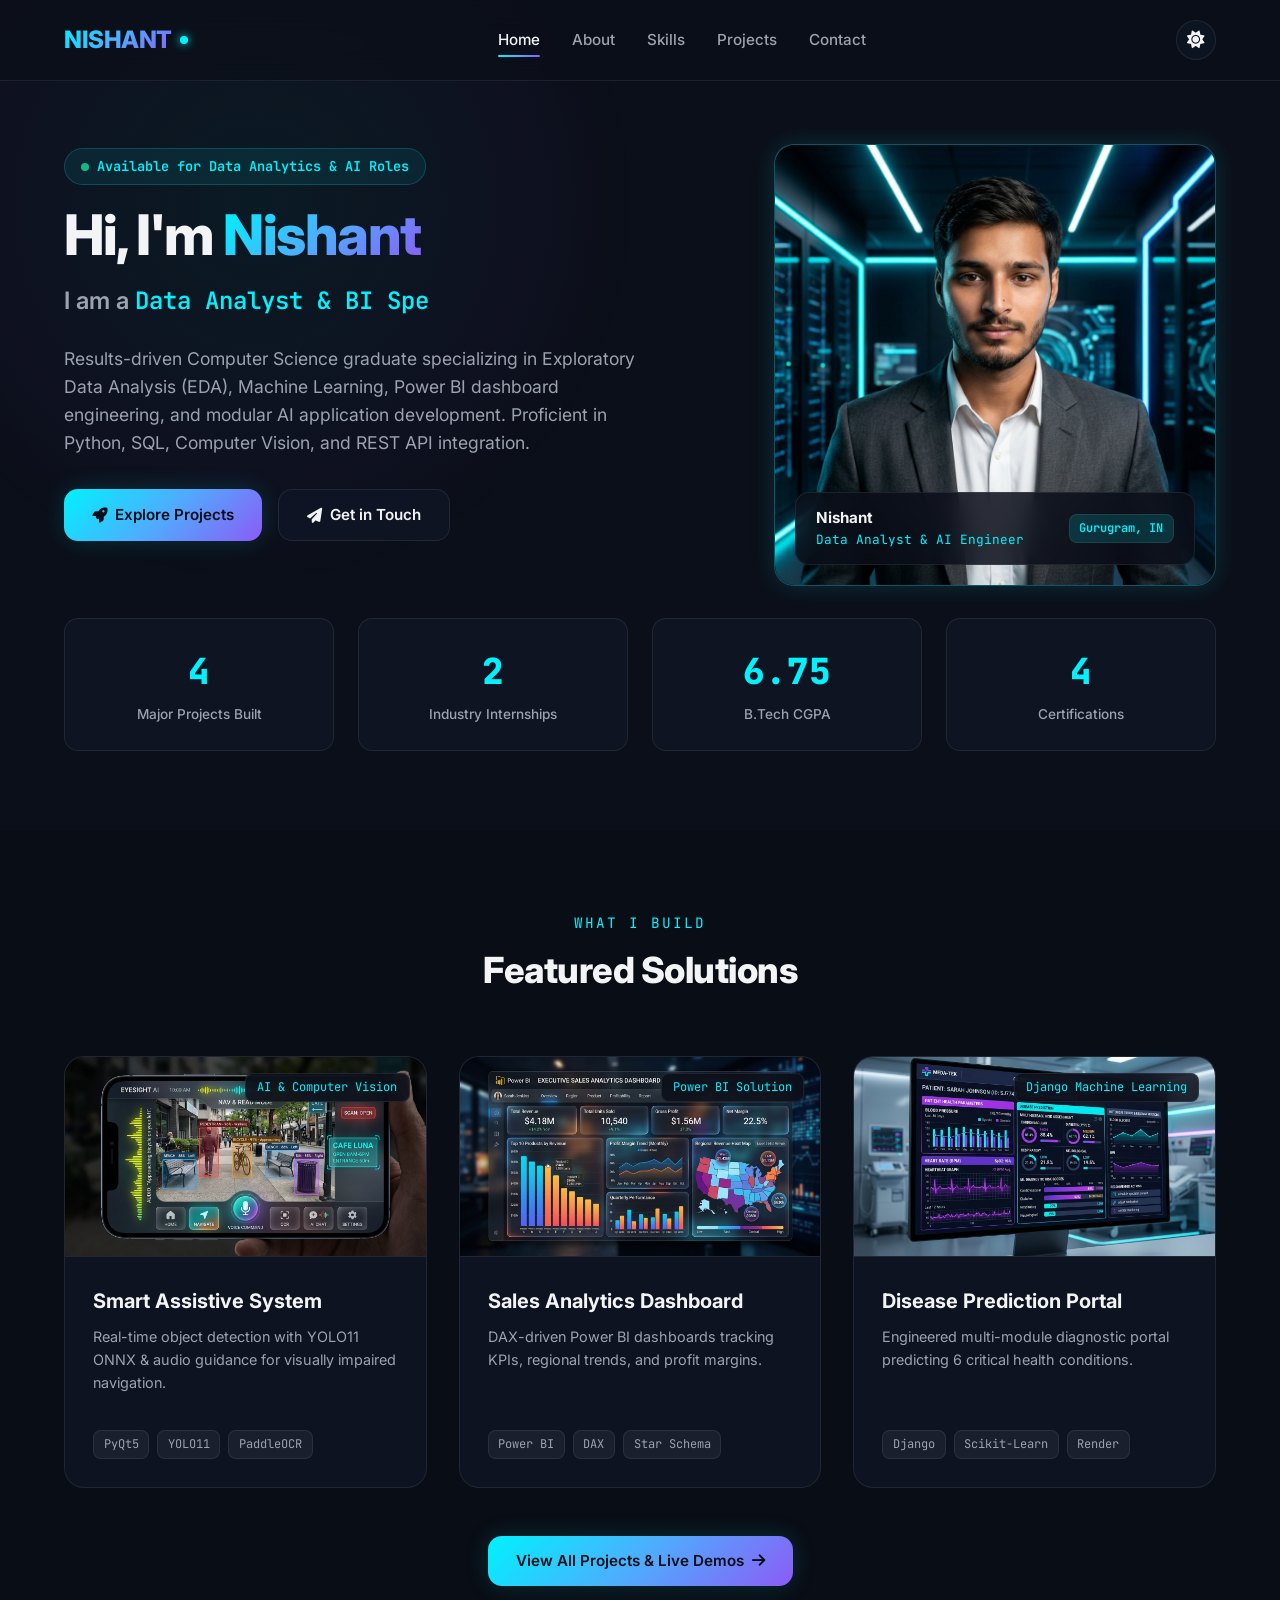
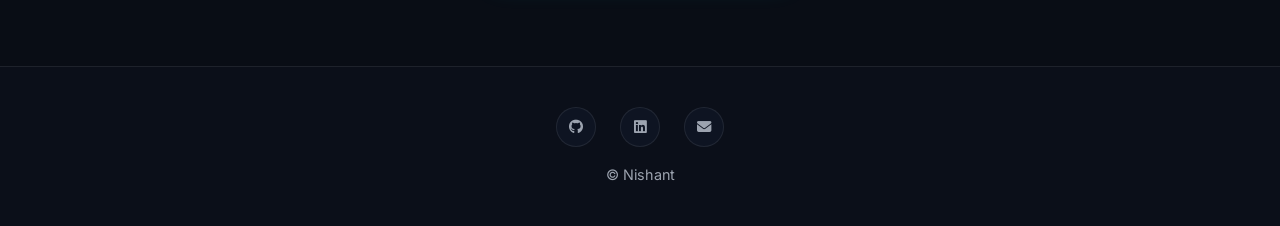
<file: index.html>
<!DOCTYPE html>
<html lang="en" data-theme="dark">
<head>
    <meta charset="UTF-8">
    <meta name="viewport" content="width=device-width, initial-scale=1.0">
    <title>Nishant | Data Analyst & AI Engineer</title>
    <meta name="description" content="Portfolio of Nishant - Computer Science Graduate, Data Analyst, Machine Learning & AI Specialist.">
    <!-- FontAwesome Icons -->
    <link rel="stylesheet" href="https://cdnjs.cloudflare.com/ajax/libs/font-awesome/6.4.0/css/all.min.css">
    <!-- Custom CSS -->
    <link rel="stylesheet" href="css/style.css">
</head>
<body>

    <!-- Header / Navbar -->
    <nav class="navbar">
        <div class="container nav-container">
            <a href="index.html" class="logo">
                <span class="gradient-text">NISHANT</span>
                <span class="logo-dot"></span>
            </a>
            
            <ul class="nav-menu" id="nav-menu">
                <li><a href="index.html" class="nav-link active">Home</a></li>
                <li><a href="about.html" class="nav-link">About</a></li>
                <li><a href="skills.html" class="nav-link">Skills</a></li>
                <li><a href="projects.html" class="nav-link">Projects</a></li>
                <li><a href="contact.html" class="nav-link">Contact</a></li>
            </ul>

            <div class="nav-actions">
                <button class="theme-toggle-btn" id="theme-toggle" aria-label="Toggle Theme">
                    <i class="fas fa-sun"></i>
                </button>
                <button class="mobile-nav-toggle" id="mobile-nav-toggle" aria-label="Toggle Menu">
                    <i class="fas fa-bars"></i>
                </button>
            </div>
        </div>
    </nav>

    <!-- Hero Section -->
    <section class="hero-section">
        <div class="container">
            <div class="hero-grid">
                <div class="hero-content">
                    <div class="hero-badge">
                        <span class="status-dot"></span> Available for Data Analytics & AI Roles
                    </div>
                    <h1 class="hero-title">
                        Hi, I'm <span class="gradient-text">Nishant</span>
                    </h1>
                    <div class="typing-container">
                        I am a <span class="typing-text" id="typing-text"></span>
                    </div>
                    <p class="hero-description">
                        Results-driven Computer Science graduate specializing in Exploratory Data Analysis (EDA), Machine Learning, Power BI dashboard engineering, and modular AI application development. Proficient in Python, SQL, Computer Vision, and REST API integration.
                    </p>
                    <div class="hero-buttons">
                        <a href="projects.html" class="btn btn-primary">
                            <i class="fas fa-rocket"></i> Explore Projects
                        </a>
                        <a href="contact.html" class="btn btn-secondary">
                            <i class="fas fa-paper-plane"></i> Get in Touch
                        </a>
                    </div>
                </div>

                <!-- Avatar & Visual Frame -->
                <div class="hero-visual">
                    <div class="avatar-container">
                        <img src="images/profile_avatar.jpg" alt="Nishant Profile Avatar" class="avatar-img">
                        <div class="avatar-badge">
                            <div>
                                <h4 style="font-size: 0.95rem; font-weight: 700; color: var(--text-main);">Nishant</h4>
                                <p style="font-size: 0.8rem; color: var(--accent-cyan); font-family: var(--font-mono);">Data Analyst & AI Engineer</p>
                            </div>
                            <span class="tech-badge" style="background: rgba(0,242,254,0.15); color: var(--accent-cyan); font-weight: 600;">Gurugram, IN</span>
                        </div>
                    </div>
                </div>
            </div>

            <!-- Key Statistics Counter -->
            <div class="stats-grid">
                <div class="stat-card">
                    <div class="stat-number" data-target="4">0</div>
                    <div class="stat-label">Major Projects Built</div>
                </div>
                <div class="stat-card">
                    <div class="stat-number" data-target="2">0</div>
                    <div class="stat-label">Industry Internships</div>
                </div>
                <div class="stat-card">
                    <div class="stat-number" data-target="6.75">0</div>
                    <div class="stat-label">B.Tech CGPA</div>
                </div>
                <div class="stat-card">
                    <div class="stat-number" data-target="4">0</div>
                    <div class="stat-label">Certifications</div>
                </div>
            </div>
        </div>
    </section>

    <!-- Featured Projects Preview Cards with Images -->
    <section class="section" style="background: rgba(0,0,0,0.15);">
        <div class="container">
            <div class="section-header">
                <span class="section-subtitle">What I Build</span>
                <h2 class="section-title">Featured Solutions</h2>
            </div>
            
            <div class="projects-grid" style="grid-template-columns: repeat(auto-fit, minmax(320px, 1fr));">
                <div class="project-card">
                    <div class="project-banner">
                        <img src="images/assistive_system.jpg" alt="Assistive System UI" class="project-banner-img">
                        <span class="project-category-tag">AI & Computer Vision</span>
                    </div>
                    <div class="project-content">
                        <h3 class="project-title">Smart Assistive System</h3>
                        <p class="project-desc">Real-time object detection with YOLO11 ONNX & audio guidance for visually impaired navigation.</p>
                        <div class="badge-group">
                            <span class="tech-badge">PyQt5</span>
                            <span class="tech-badge">YOLO11</span>
                            <span class="tech-badge">PaddleOCR</span>
                        </div>
                    </div>
                </div>

                <div class="project-card">
                    <div class="project-banner">
                        <img src="images/sales_dashboard.jpg" alt="Sales Analytics Dashboard" class="project-banner-img">
                        <span class="project-category-tag">Power BI Solution</span>
                    </div>
                    <div class="project-content">
                        <h3 class="project-title">Sales Analytics Dashboard</h3>
                        <p class="project-desc">DAX-driven Power BI dashboards tracking KPIs, regional trends, and profit margins.</p>
                        <div class="badge-group">
                            <span class="tech-badge">Power BI</span>
                            <span class="tech-badge">DAX</span>
                            <span class="tech-badge">Star Schema</span>
                        </div>
                    </div>
                </div>

                <div class="project-card">
                    <div class="project-banner">
                        <img src="images/disease_prediction.jpg" alt="Disease Prediction Web App" class="project-banner-img">
                        <span class="project-category-tag">Django Machine Learning</span>
                    </div>
                    <div class="project-content">
                        <h3 class="project-title">Disease Prediction Portal</h3>
                        <p class="project-desc">Engineered multi-module diagnostic portal predicting 6 critical health conditions.</p>
                        <div class="badge-group">
                            <span class="tech-badge">Django</span>
                            <span class="tech-badge">Scikit-Learn</span>
                            <span class="tech-badge">Render</span>
                        </div>
                    </div>
                </div>
            </div>

            <div style="text-align: center; margin-top: 3rem;">
                <a href="projects.html" class="btn btn-primary">
                    View All Projects & Live Demos <i class="fas fa-arrow-right"></i>
                </a>
            </div>
        </div>
    </section>

    <!-- Footer -->
    <footer class="footer">
        <div class="container">
            <div class="footer-socials">
                <a href="https://github.com/Nishant0179" target="_blank" class="social-link" title="GitHub"><i class="fab fa-github"></i></a>
                <a href="https://linkedin.com/in/nishant179" target="_blank" class="social-link" title="LinkedIn"><i class="fab fa-linkedin"></i></a>
                <a href="mailto:nishantvk44@gmail.com" class="social-link" title="Email"><i class="fas fa-envelope"></i></a>
            </div>
            <p>&copy; Nishant</p>
        </div>
    </footer>

    <!-- Main JavaScript -->
    <script src="js/main.js"></script>
</body>
</html>
</file>
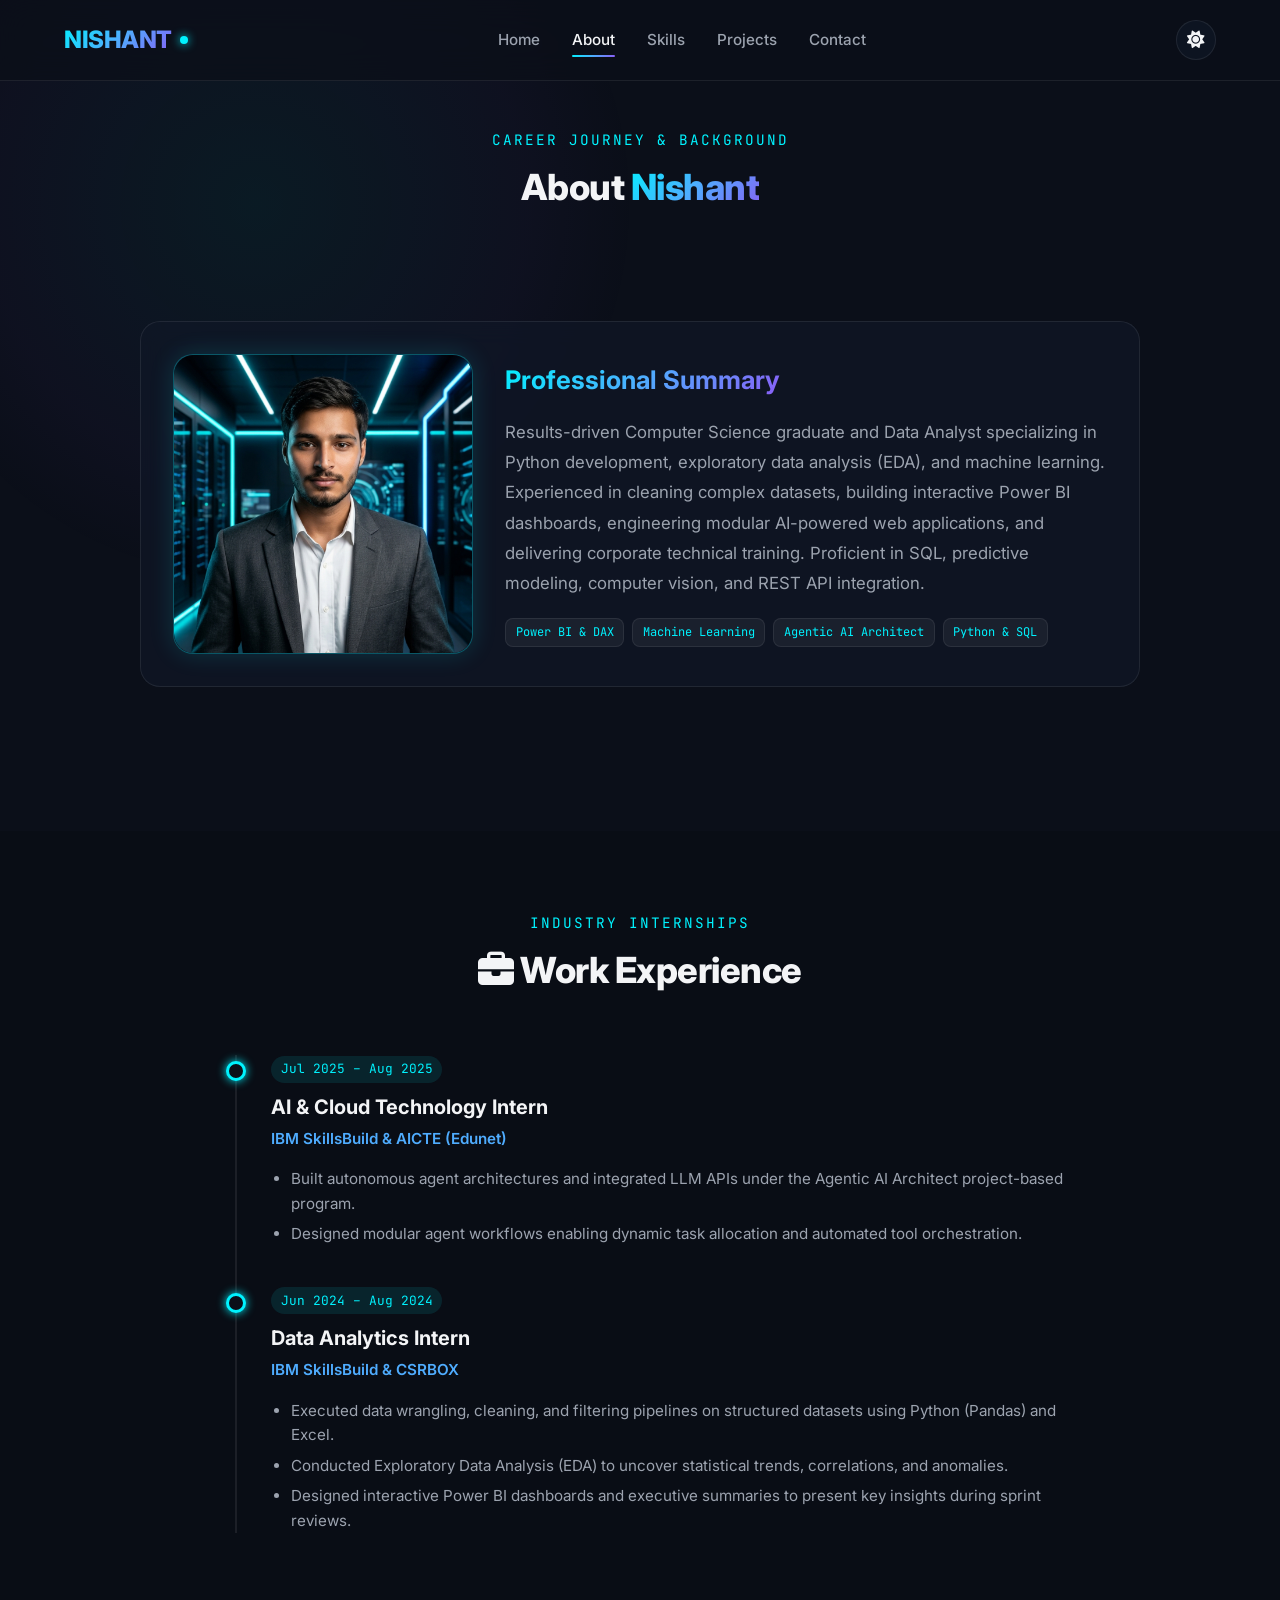
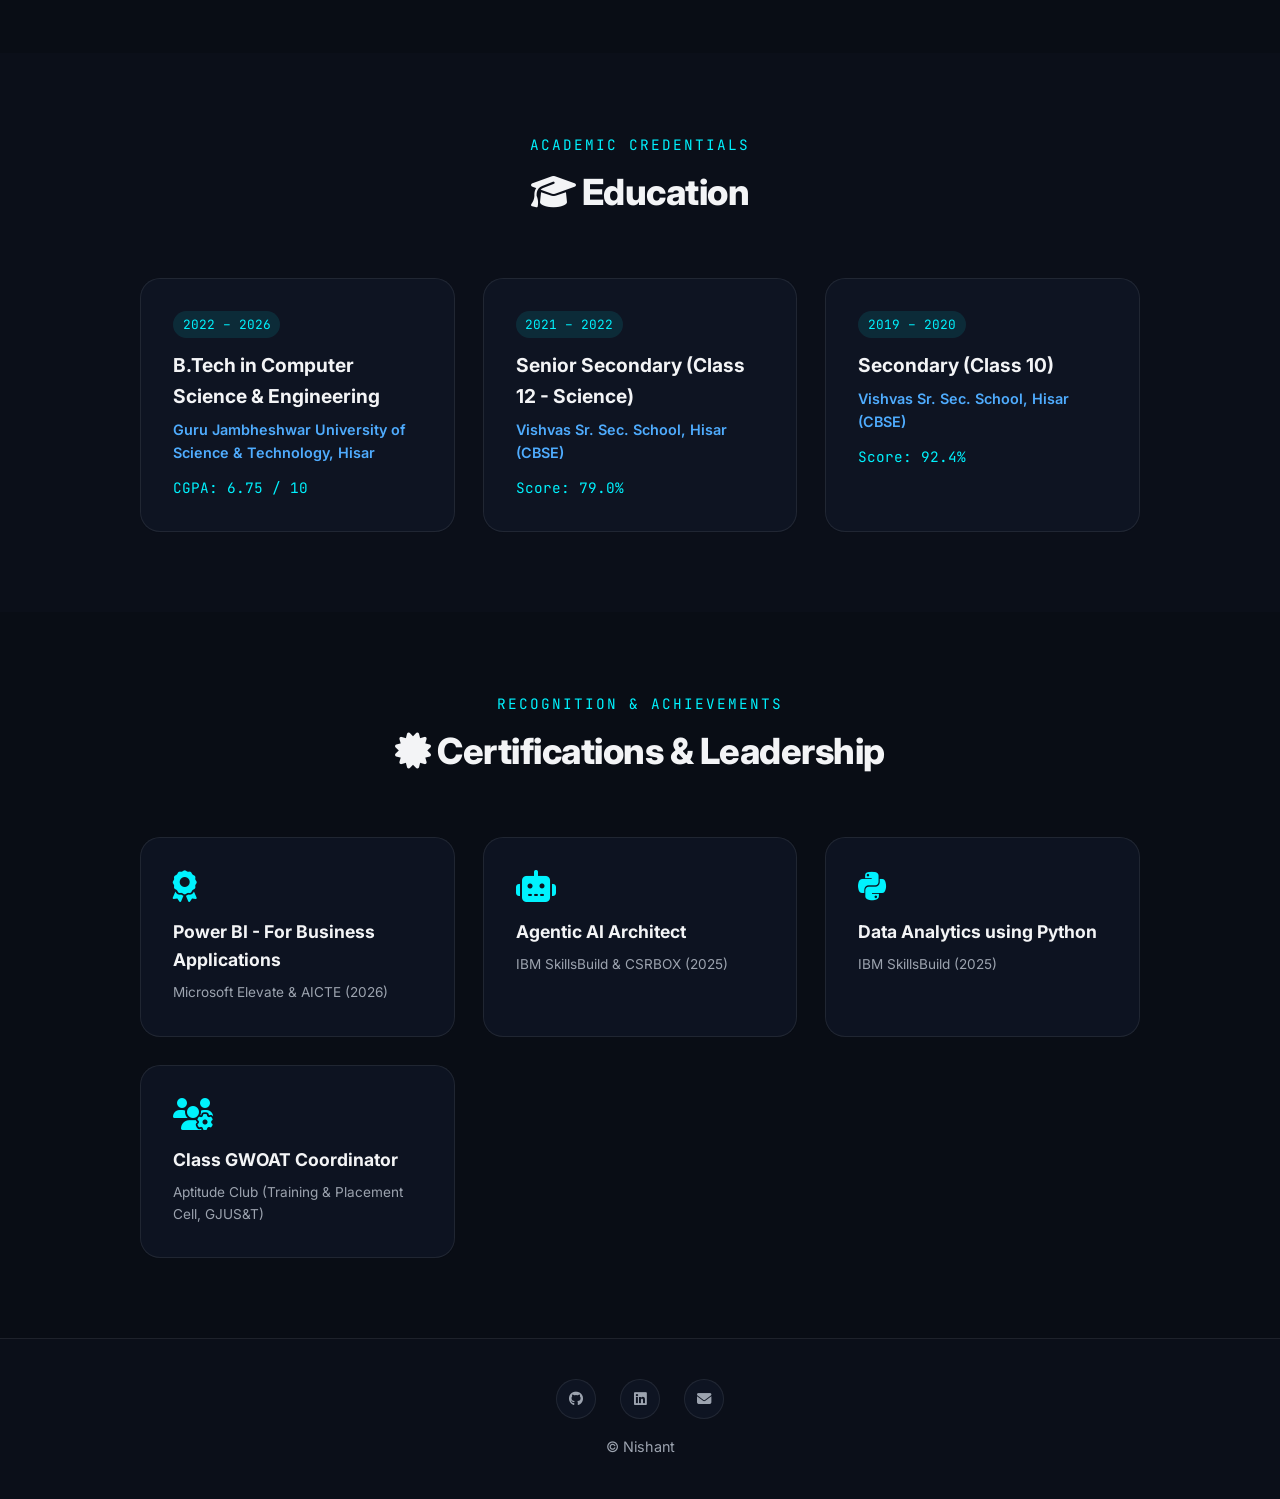
<file: about.html>
<!DOCTYPE html>
<html lang="en" data-theme="dark">
<head>
    <meta charset="UTF-8">
    <meta name="viewport" content="width=device-width, initial-scale=1.0">
    <title>About Me | Nishant</title>
    <meta name="description" content="Learn more about Nishant's education, work experience at IBM SkillsBuild, certifications, and leadership roles.">
    <!-- FontAwesome Icons -->
    <link rel="stylesheet" href="https://cdnjs.cloudflare.com/ajax/libs/font-awesome/6.4.0/css/all.min.css">
    <!-- Custom CSS -->
    <link rel="stylesheet" href="css/style.css">
</head>
<body>

    <!-- Header / Navbar -->
    <nav class="navbar">
        <div class="container nav-container">
            <a href="index.html" class="logo">
                <span class="gradient-text">NISHANT</span>
                <span class="logo-dot"></span>
            </a>
            
            <ul class="nav-menu" id="nav-menu">
                <li><a href="index.html" class="nav-link">Home</a></li>
                <li><a href="about.html" class="nav-link active">About</a></li>
                <li><a href="skills.html" class="nav-link">Skills</a></li>
                <li><a href="projects.html" class="nav-link">Projects</a></li>
                <li><a href="contact.html" class="nav-link">Contact</a></li>
            </ul>

            <div class="nav-actions">
                <button class="theme-toggle-btn" id="theme-toggle" aria-label="Toggle Theme">
                    <i class="fas fa-sun"></i>
                </button>
                <button class="mobile-nav-toggle" id="mobile-nav-toggle" aria-label="Toggle Menu">
                    <i class="fas fa-bars"></i>
                </button>
            </div>
        </div>
    </nav>

    <!-- Page Header -->
    <section class="section" style="padding-top: 8rem; padding-bottom: 3rem;">
        <div class="container">
            <div class="section-header">
                <span class="section-subtitle">Career Journey & Background</span>
                <h2 class="section-title">About <span class="gradient-text">Nishant</span></h2>
            </div>
        </div>
    </section>

    <!-- Professional Summary Section with Profile Image -->
    <section class="section" style="padding-top: 0;">
        <div class="container">
            <div class="card" style="max-width: 1000px; margin: 0 auto 4rem;">
                <div style="display: grid; grid-template-columns: 300px 1fr; gap: 2rem; align-items: center;" class="hero-grid">
                    <div class="avatar-container" style="max-width: 300px; margin: 0 auto;">
                        <img src="images/profile_avatar.jpg" alt="Nishant Avatar" class="avatar-img">
                    </div>
                    <div>
                        <h3 style="font-size: 1.6rem; margin-bottom: 1rem;" class="gradient-text">Professional Summary</h3>
                        <p style="color: var(--text-muted); font-size: 1.05rem; line-height: 1.8;">
                            Results-driven Computer Science graduate and Data Analyst specializing in Python development, exploratory data analysis (EDA), and machine learning. Experienced in cleaning complex datasets, building interactive Power BI dashboards, engineering modular AI-powered web applications, and delivering corporate technical training. Proficient in SQL, predictive modeling, computer vision, and REST API integration.
                        </p>
                        <div class="badge-group" style="margin-top: 1.25rem;">
                            <span class="tech-badge" style="color: var(--accent-cyan);">Power BI & DAX</span>
                            <span class="tech-badge" style="color: var(--accent-cyan);">Machine Learning</span>
                            <span class="tech-badge" style="color: var(--accent-cyan);">Agentic AI Architect</span>
                            <span class="tech-badge" style="color: var(--accent-cyan);">Python & SQL</span>
                        </div>
                    </div>
                </div>
            </div>
        </div>
    </section>

    <!-- Work Experience Section -->
    <section class="section" style="background: rgba(0,0,0,0.15);">
        <div class="container">
            <div class="section-header">
                <span class="section-subtitle">Industry Internships</span>
                <h2 class="section-title"><i class="fas fa-briefcase"></i> Work Experience</h2>
            </div>

            <div class="timeline">
                <!-- Internship 1 -->
                <div class="timeline-item">
                    <div class="timeline-dot"></div>
                    <span class="timeline-date">Jul 2025 – Aug 2025</span>
                    <h3 class="timeline-title">AI & Cloud Technology Intern</h3>
                    <h4 class="timeline-subtitle">IBM SkillsBuild & AICTE (Edunet)</h4>
                    <ul class="timeline-list">
                        <li>Built autonomous agent architectures and integrated LLM APIs under the Agentic AI Architect project-based program.</li>
                        <li>Designed modular agent workflows enabling dynamic task allocation and automated tool orchestration.</li>
                    </ul>
                </div>

                <!-- Internship 2 -->
                <div class="timeline-item">
                    <div class="timeline-dot"></div>
                    <span class="timeline-date">Jun 2024 – Aug 2024</span>
                    <h3 class="timeline-title">Data Analytics Intern</h3>
                    <h4 class="timeline-subtitle">IBM SkillsBuild & CSRBOX</h4>
                    <ul class="timeline-list">
                        <li>Executed data wrangling, cleaning, and filtering pipelines on structured datasets using Python (Pandas) and Excel.</li>
                        <li>Conducted Exploratory Data Analysis (EDA) to uncover statistical trends, correlations, and anomalies.</li>
                        <li>Designed interactive Power BI dashboards and executive summaries to present key insights during sprint reviews.</li>
                    </ul>
                </div>
            </div>
        </div>
    </section>

    <!-- Education Section -->
    <section class="section">
        <div class="container">
            <div class="section-header">
                <span class="section-subtitle">Academic Credentials</span>
                <h2 class="section-title"><i class="fas fa-graduation-cap"></i> Education</h2>
            </div>

            <div class="skills-grid" style="max-width: 1000px; margin: 0 auto;">
                <!-- B.Tech -->
                <div class="card">
                    <span class="timeline-date" style="margin-bottom: 0.75rem;">2022 – 2026</span>
                    <h3 style="font-size: 1.2rem; margin-bottom: 0.4rem;">B.Tech in Computer Science & Engineering</h3>
                    <p style="color: var(--accent-blue); font-weight: 600; font-size: 0.9rem; margin-bottom: 0.75rem;">
                        Guru Jambheshwar University of Science & Technology, Hisar
                    </p>
                    <div style="font-family: var(--font-mono); font-size: 0.9rem; color: var(--accent-cyan);">
                        CGPA: 6.75 / 10
                    </div>
                </div>

                <!-- Class 12 -->
                <div class="card">
                    <span class="timeline-date" style="margin-bottom: 0.75rem;">2021 – 2022</span>
                    <h3 style="font-size: 1.2rem; margin-bottom: 0.4rem;">Senior Secondary (Class 12 - Science)</h3>
                    <p style="color: var(--accent-blue); font-weight: 600; font-size: 0.9rem; margin-bottom: 0.75rem;">
                        Vishvas Sr. Sec. School, Hisar (CBSE)
                    </p>
                    <div style="font-family: var(--font-mono); font-size: 0.9rem; color: var(--accent-cyan);">
                        Score: 79.0%
                    </div>
                </div>

                <!-- Class 10 -->
                <div class="card">
                    <span class="timeline-date" style="margin-bottom: 0.75rem;">2019 – 2020</span>
                    <h3 style="font-size: 1.2rem; margin-bottom: 0.4rem;">Secondary (Class 10)</h3>
                    <p style="color: var(--accent-blue); font-weight: 600; font-size: 0.9rem; margin-bottom: 0.75rem;">
                        Vishvas Sr. Sec. School, Hisar (CBSE)
                    </p>
                    <div style="font-family: var(--font-mono); font-size: 0.9rem; color: var(--accent-cyan);">
                        Score: 92.4%
                    </div>
                </div>
            </div>
        </div>
    </section>

    <!-- Certifications & Leadership Section -->
    <section class="section" style="background: rgba(0,0,0,0.15);">
        <div class="container">
            <div class="section-header">
                <span class="section-subtitle">Recognition & Achievements</span>
                <h2 class="section-title"><i class="fas fa-certificate"></i> Certifications & Leadership</h2>
            </div>

            <div class="skills-grid" style="max-width: 1000px; margin: 0 auto;">
                <div class="card">
                    <i class="fas fa-award" style="font-size: 2rem; color: var(--accent-cyan); margin-bottom: 1rem;"></i>
                    <h4 style="font-size: 1.1rem; margin-bottom: 0.5rem;">Power BI - For Business Applications</h4>
                    <p style="color: var(--text-muted); font-size: 0.85rem;">Microsoft Elevate & AICTE (2026)</p>
                </div>

                <div class="card">
                    <i class="fas fa-robot" style="font-size: 2rem; color: var(--accent-cyan); margin-bottom: 1rem;"></i>
                    <h4 style="font-size: 1.1rem; margin-bottom: 0.5rem;">Agentic AI Architect</h4>
                    <p style="color: var(--text-muted); font-size: 0.85rem;">IBM SkillsBuild & CSRBOX (2025)</p>
                </div>

                <div class="card">
                    <i class="fab fa-python" style="font-size: 2rem; color: var(--accent-cyan); margin-bottom: 1rem;"></i>
                    <h4 style="font-size: 1.1rem; margin-bottom: 0.5rem;">Data Analytics using Python</h4>
                    <p style="color: var(--text-muted); font-size: 0.85rem;">IBM SkillsBuild (2025)</p>
                </div>

                <div class="card">
                    <i class="fas fa-users-cog" style="font-size: 2rem; color: var(--accent-cyan); margin-bottom: 1rem;"></i>
                    <h4 style="font-size: 1.1rem; margin-bottom: 0.5rem;">Class GWOAT Coordinator</h4>
                    <p style="color: var(--text-muted); font-size: 0.85rem;">Aptitude Club (Training & Placement Cell, GJUS&T)</p>
                </div>
            </div>
        </div>
    </section>

    <!-- Footer -->
    <footer class="footer">
        <div class="container">
            <div class="footer-socials">
                <a href="https://github.com/Nishant0179" target="_blank" class="social-link" title="GitHub"><i class="fab fa-github"></i></a>
                <a href="https://linkedin.com/in/nishant179" target="_blank" class="social-link" title="LinkedIn"><i class="fab fa-linkedin"></i></a>
                <a href="mailto:nishantvk44@gmail.com" class="social-link" title="Email"><i class="fas fa-envelope"></i></a>
            </div>
            <p>&copy; Nishant</p>
        </div>
    </footer>

    <!-- Main JavaScript -->
    <script src="js/main.js"></script>
</body>
</html>
</file>
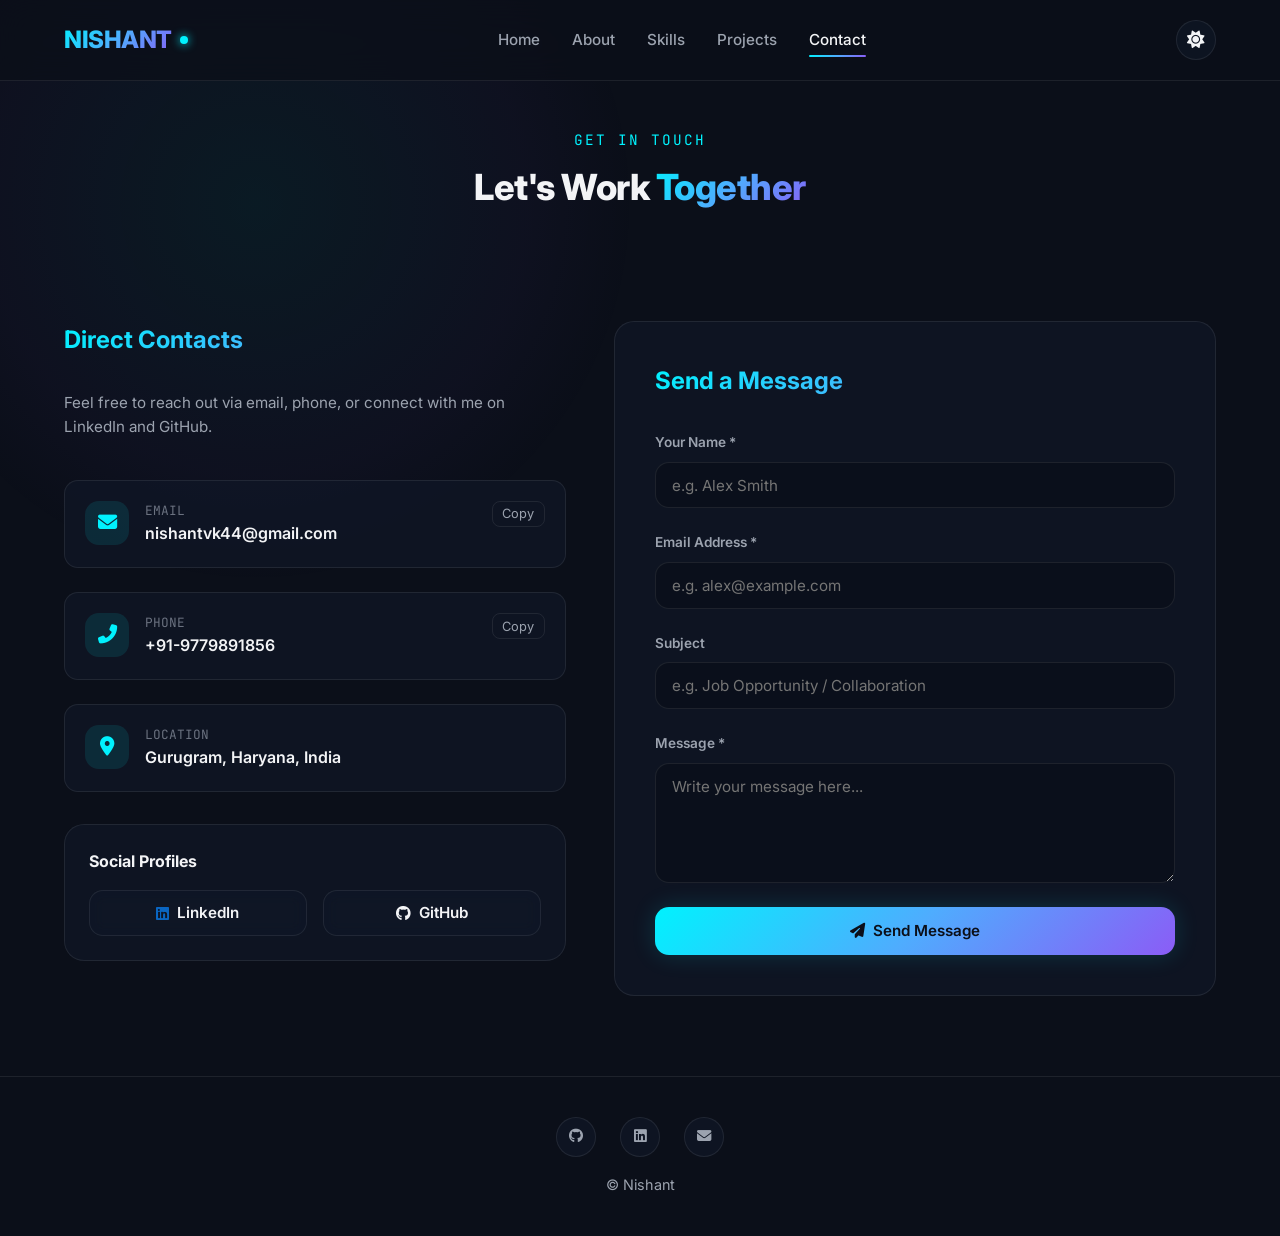
<file: contact.html>
<!DOCTYPE html>
<html lang="en" data-theme="dark">
<head>
    <meta charset="UTF-8">
    <meta name="viewport" content="width=device-width, initial-scale=1.0">
    <title>Contact & Connect | Nishant</title>
    <meta name="description" content="Get in touch with Nishant for Data Analytics, Machine Learning, and Software Engineering opportunities.">
    <!-- FontAwesome Icons -->
    <link rel="stylesheet" href="https://cdnjs.cloudflare.com/ajax/libs/font-awesome/6.4.0/css/all.min.css">
    <!-- Custom CSS -->
    <link rel="stylesheet" href="css/style.css">
</head>
<body>

    <!-- Header / Navbar -->
    <nav class="navbar">
        <div class="container nav-container">
            <a href="index.html" class="logo">
                <span class="gradient-text">NISHANT</span>
                <span class="logo-dot"></span>
            </a>
            
            <ul class="nav-menu" id="nav-menu">
                <li><a href="index.html" class="nav-link">Home</a></li>
                <li><a href="about.html" class="nav-link">About</a></li>
                <li><a href="skills.html" class="nav-link">Skills</a></li>
                <li><a href="projects.html" class="nav-link">Projects</a></li>
                <li><a href="contact.html" class="nav-link active">Contact</a></li>
            </ul>

            <div class="nav-actions">
                <button class="theme-toggle-btn" id="theme-toggle" aria-label="Toggle Theme">
                    <i class="fas fa-sun"></i>
                </button>
                <button class="mobile-nav-toggle" id="mobile-nav-toggle" aria-label="Toggle Menu">
                    <i class="fas fa-bars"></i>
                </button>
            </div>
        </div>
    </nav>

    <!-- Page Header -->
    <section class="section" style="padding-top: 8rem; padding-bottom: 3rem;">
        <div class="container">
            <div class="section-header">
                <span class="section-subtitle">Get In Touch</span>
                <h2 class="section-title">Let's Work <span class="gradient-text">Together</span></h2>
            </div>
        </div>
    </section>

    <!-- Contact Content Grid Section -->
    <section class="section" style="padding-top: 0;">
        <div class="container">
            <div class="contact-grid">

                <!-- Contact Details Card -->
                <div class="contact-info-card">
                    <h3 style="font-size: 1.5rem; margin-bottom: 0.5rem;" class="gradient-text">Direct Contacts</h3>
                    <p style="color: var(--text-muted); font-size: 0.95rem; margin-bottom: 1rem;">
                        Feel free to reach out via email, phone, or connect with me on LinkedIn and GitHub.
                    </p>

                    <!-- Email -->
                    <div class="info-item">
                        <div class="info-icon">
                            <i class="fas fa-envelope"></i>
                        </div>
                        <div class="info-details">
                            <label>Email</label>
                            <a href="mailto:nishantvk44@gmail.com">nishantvk44@gmail.com</a>
                        </div>
                        <button class="copy-btn" data-copy="nishantvk44@gmail.com">Copy</button>
                    </div>

                    <!-- Phone -->
                    <div class="info-item">
                        <div class="info-icon">
                            <i class="fas fa-phone-alt"></i>
                        </div>
                        <div class="info-details">
                            <label>Phone</label>
                            <a href="tel:+919779891856">+91-9779891856</a>
                        </div>
                        <button class="copy-btn" data-copy="+919779891856">Copy</button>
                    </div>

                    <!-- Location -->
                    <div class="info-item">
                        <div class="info-icon">
                            <i class="fas fa-map-marker-alt"></i>
                        </div>
                        <div class="info-details">
                            <label>Location</label>
                            <span>Gurugram, Haryana, India</span>
                        </div>
                    </div>

                    <!-- Social Links Box -->
                    <div class="card" style="padding: 1.5rem; margin-top: 0.5rem;">
                        <h4 style="font-size: 1rem; margin-bottom: 1rem; color: var(--text-main);">Social Profiles</h4>
                        <div style="display: flex; gap: 1rem; flex-wrap: wrap;">
                            <a href="https://linkedin.com/in/nishant179" target="_blank" class="btn btn-secondary" style="flex: 1; padding: 0.6rem;">
                                <i class="fab fa-linkedin" style="color: #0a66c2;"></i> LinkedIn
                            </a>
                            <a href="https://github.com/Nishant0179" target="_blank" class="btn btn-secondary" style="flex: 1; padding: 0.6rem;">
                                <i class="fab fa-github"></i> GitHub
                            </a>
                        </div>
                    </div>
                </div>

                <!-- Contact Interactive Form -->
                <div>
                    <form class="contact-form" id="contact-form">
                        <h3 style="font-size: 1.5rem; margin-bottom: 0.5rem;" class="gradient-text">Send a Message</h3>
                        
                        <div id="form-feedback" style="display: none;"></div>

                        <div class="form-group">
                            <label for="name">Your Name *</label>
                            <input type="text" id="name" name="name" class="form-control" placeholder="e.g. Alex Smith" required>
                        </div>

                        <div class="form-group">
                            <label for="email">Email Address *</label>
                            <input type="email" id="email" name="email" class="form-control" placeholder="e.g. alex@example.com" required>
                        </div>

                        <div class="form-group">
                            <label for="subject">Subject</label>
                            <input type="text" id="subject" name="subject" class="form-control" placeholder="e.g. Job Opportunity / Collaboration">
                        </div>

                        <div class="form-group">
                            <label for="message">Message *</label>
                            <textarea id="message" name="message" class="form-control" placeholder="Write your message here..." required></textarea>
                        </div>

                        <button type="submit" class="btn btn-primary" style="width: 100%; padding: 0.9rem;">
                            <i class="fas fa-paper-plane"></i> Send Message
                        </button>
                    </form>
                </div>

            </div>
        </div>
    </section>

    <!-- Footer -->
    <footer class="footer">
        <div class="container">
            <div class="footer-socials">
                <a href="https://github.com/Nishant0179" target="_blank" class="social-link" title="GitHub"><i class="fab fa-github"></i></a>
                <a href="https://linkedin.com/in/nishant179" target="_blank" class="social-link" title="LinkedIn"><i class="fab fa-linkedin"></i></a>
                <a href="mailto:nishantvk44@gmail.com" class="social-link" title="Email"><i class="fas fa-envelope"></i></a>
            </div>
            <p>&copy; Nishant</p>
        </div>
    </footer>

    <!-- Main JavaScript -->
    <script src="js/main.js"></script>
</body>
</html>
</file>
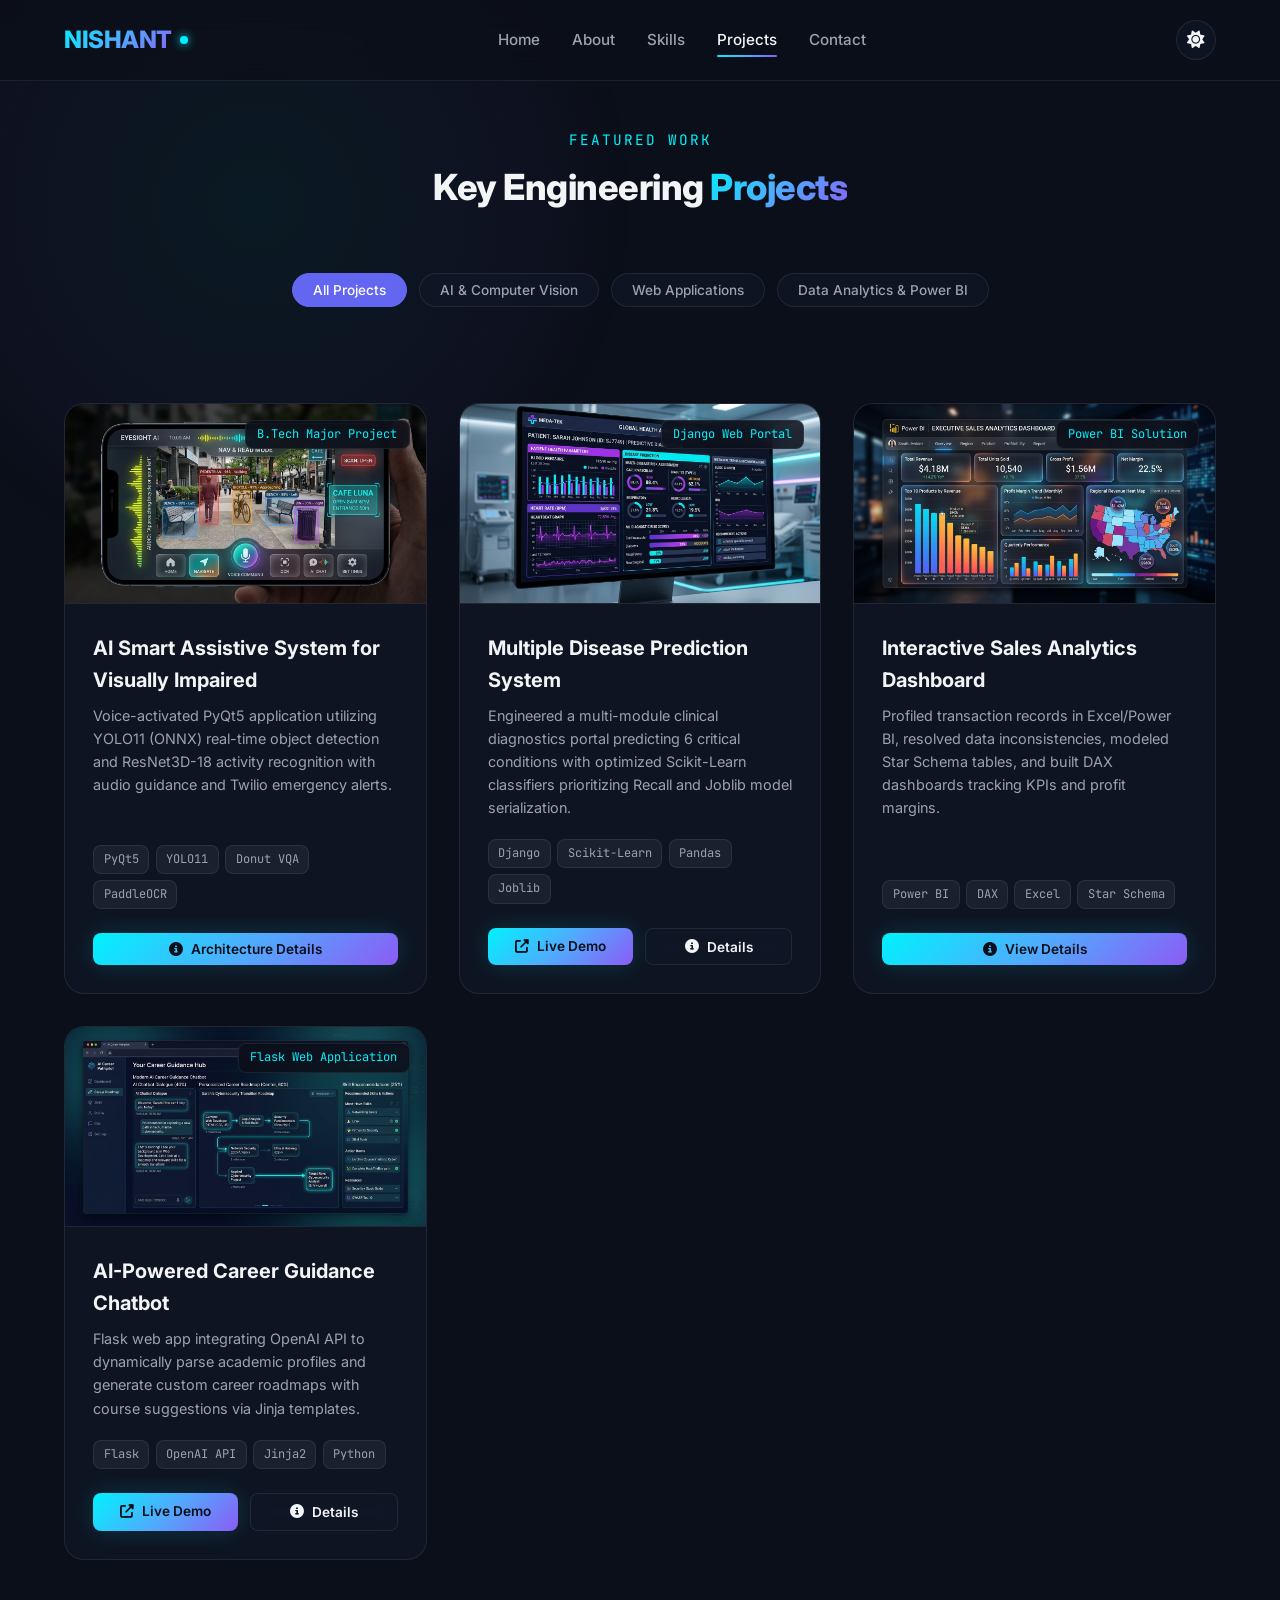
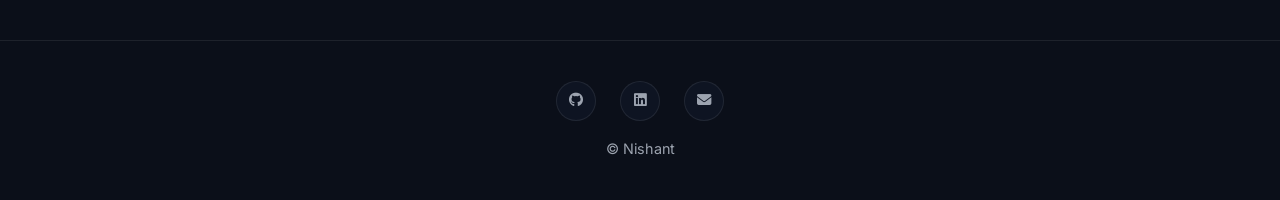
<file: projects.html>
<!DOCTYPE html>
<html lang="en" data-theme="dark">
<head>
    <meta charset="UTF-8">
    <meta name="viewport" content="width=device-width, initial-scale=1.0">
    <title>Projects Portfolio | Nishant</title>
    <meta name="description" content="Explore key projects built by Nishant, including AI Assistive Systems, Multiple Disease Prediction, Power BI Dashboards, and AI Chatbots.">
    <!-- FontAwesome Icons -->
    <link rel="stylesheet" href="https://cdnjs.cloudflare.com/ajax/libs/font-awesome/6.4.0/css/all.min.css">
    <!-- Custom CSS -->
    <link rel="stylesheet" href="css/style.css">
</head>
<body>

    <!-- Header / Navbar -->
    <nav class="navbar">
        <div class="container nav-container">
            <a href="index.html" class="logo">
                <span class="gradient-text">NISHANT</span>
                <span class="logo-dot"></span>
            </a>
            
            <ul class="nav-menu" id="nav-menu">
                <li><a href="index.html" class="nav-link">Home</a></li>
                <li><a href="about.html" class="nav-link">About</a></li>
                <li><a href="skills.html" class="nav-link">Skills</a></li>
                <li><a href="projects.html" class="nav-link active">Projects</a></li>
                <li><a href="contact.html" class="nav-link">Contact</a></li>
            </ul>

            <div class="nav-actions">
                <button class="theme-toggle-btn" id="theme-toggle" aria-label="Toggle Theme">
                    <i class="fas fa-sun"></i>
                </button>
                <button class="mobile-nav-toggle" id="mobile-nav-toggle" aria-label="Toggle Menu">
                    <i class="fas fa-bars"></i>
                </button>
            </div>
        </div>
    </nav>

    <!-- Page Header -->
    <section class="section" style="padding-top: 8rem; padding-bottom: 3rem;">
        <div class="container">
            <div class="section-header">
                <span class="section-subtitle">Featured Work</span>
                <h2 class="section-title">Key Engineering <span class="gradient-text">Projects</span></h2>
            </div>

            <!-- Project Filters -->
            <div class="project-filters">
                <button class="filter-btn active" data-filter="all">All Projects</button>
                <button class="filter-btn" data-filter="ai-vision">AI & Computer Vision</button>
                <button class="filter-btn" data-filter="web-app">Web Applications</button>
                <button class="filter-btn" data-filter="analytics">Data Analytics & Power BI</button>
            </div>
        </div>
    </section>

    <!-- Projects Grid Section -->
    <section class="section" style="padding-top: 0;">
        <div class="container">
            <div class="projects-grid">

                <!-- Project 1 -->
                <div class="project-card" data-category="ai-vision">
                    <div class="project-banner">
                        <img src="images/assistive_system.jpg" alt="AI Assistive System UI" class="project-banner-img">
                        <span class="project-category-tag">B.Tech Major Project</span>
                    </div>
                    <div class="project-content">
                        <h3 class="project-title">AI Smart Assistive System for Visually Impaired</h3>
                        <p class="project-desc">
                            Voice-activated PyQt5 application utilizing YOLO11 (ONNX) real-time object detection and ResNet3D-18 activity recognition with audio guidance and Twilio emergency alerts.
                        </p>
                        <div class="project-tags">
                            <span class="tech-badge">PyQt5</span>
                            <span class="tech-badge">YOLO11</span>
                            <span class="tech-badge">Donut VQA</span>
                            <span class="tech-badge">PaddleOCR</span>
                        </div>
                        <div class="project-actions">
                            <button class="btn btn-primary project-btn open-project-modal" data-project="assistive-system">
                                <i class="fas fa-info-circle"></i> Architecture Details
                            </button>
                        </div>
                    </div>
                </div>

                <!-- Project 2 -->
                <div class="project-card" data-category="web-app">
                    <div class="project-banner">
                        <img src="images/disease_prediction.jpg" alt="Disease Prediction Diagnostics Portal UI" class="project-banner-img">
                        <span class="project-category-tag">Django Web Portal</span>
                    </div>
                    <div class="project-content">
                        <h3 class="project-title">Multiple Disease Prediction System</h3>
                        <p class="project-desc">
                            Engineered a multi-module clinical diagnostics portal predicting 6 critical conditions with optimized Scikit-Learn classifiers prioritizing Recall and Joblib model serialization.
                        </p>
                        <div class="project-tags">
                            <span class="tech-badge">Django</span>
                            <span class="tech-badge">Scikit-Learn</span>
                            <span class="tech-badge">Pandas</span>
                            <span class="tech-badge">Joblib</span>
                        </div>
                        <div class="project-actions">
                            <a href="https://multiple-disease-prediction-t0kt.onrender.com" target="_blank" class="btn btn-primary project-btn">
                                <i class="fas fa-external-link-alt"></i> Live Demo
                            </a>
                            <button class="btn btn-secondary project-btn open-project-modal" data-project="disease-prediction">
                                <i class="fas fa-info-circle"></i> Details
                            </button>
                        </div>
                    </div>
                </div>

                <!-- Project 3 -->
                <div class="project-card" data-category="analytics">
                    <div class="project-banner">
                        <img src="images/sales_dashboard.jpg" alt="Power BI Executive Sales Dashboard UI" class="project-banner-img">
                        <span class="project-category-tag">Power BI Solution</span>
                    </div>
                    <div class="project-content">
                        <h3 class="project-title">Interactive Sales Analytics Dashboard</h3>
                        <p class="project-desc">
                            Profiled transaction records in Excel/Power BI, resolved data inconsistencies, modeled Star Schema tables, and built DAX dashboards tracking KPIs and profit margins.
                        </p>
                        <div class="project-tags">
                            <span class="tech-badge">Power BI</span>
                            <span class="tech-badge">DAX</span>
                            <span class="tech-badge">Excel</span>
                            <span class="tech-badge">Star Schema</span>
                        </div>
                        <div class="project-actions">
                            <button class="btn btn-primary project-btn open-project-modal" data-project="sales-analytics">
                                <i class="fas fa-info-circle"></i> View Details
                            </button>
                        </div>
                    </div>
                </div>

                <!-- Project 4 -->
                <div class="project-card" data-category="web-app">
                    <div class="project-banner">
                        <img src="images/career_chatbot.jpg" alt="AI Career Chatbot UI" class="project-banner-img">
                        <span class="project-category-tag">Flask Web Application</span>
                    </div>
                    <div class="project-content">
                        <h3 class="project-title">AI-Powered Career Guidance Chatbot</h3>
                        <p class="project-desc">
                            Flask web app integrating OpenAI API to dynamically parse academic profiles and generate custom career roadmaps with course suggestions via Jinja templates.
                        </p>
                        <div class="project-tags">
                            <span class="tech-badge">Flask</span>
                            <span class="tech-badge">OpenAI API</span>
                            <span class="tech-badge">Jinja2</span>
                            <span class="tech-badge">Python</span>
                        </div>
                        <div class="project-actions">
                            <a href="https://career-chatbot-web.onrender.com" target="_blank" class="btn btn-primary project-btn">
                                <i class="fas fa-external-link-alt"></i> Live Demo
                            </a>
                            <button class="btn btn-secondary project-btn open-project-modal" data-project="career-chatbot">
                                <i class="fas fa-info-circle"></i> Details
                            </button>
                        </div>
                    </div>
                </div>

            </div>
        </div>
    </section>

    <!-- Modal Drawer Container -->
    <div class="modal" id="project-modal">
        <div class="modal-content">
            <button class="modal-close" aria-label="Close Modal"><i class="fas fa-times"></i></button>
            <div class="modal-body-content">
                <!-- Injected via JavaScript -->
            </div>
        </div>
    </div>

    <!-- Footer -->
    <footer class="footer">
        <div class="container">
            <div class="footer-socials">
                <a href="https://github.com/Nishant0179" target="_blank" class="social-link" title="GitHub"><i class="fab fa-github"></i></a>
                <a href="https://linkedin.com/in/nishant179" target="_blank" class="social-link" title="LinkedIn"><i class="fab fa-linkedin"></i></a>
                <a href="mailto:nishantvk44@gmail.com" class="social-link" title="Email"><i class="fas fa-envelope"></i></a>
            </div>
            <p>&copy; Nishant</p>
        </div>
    </footer>

    <!-- Main JavaScript -->
    <script src="js/main.js"></script>
</body>
</html>
</file>
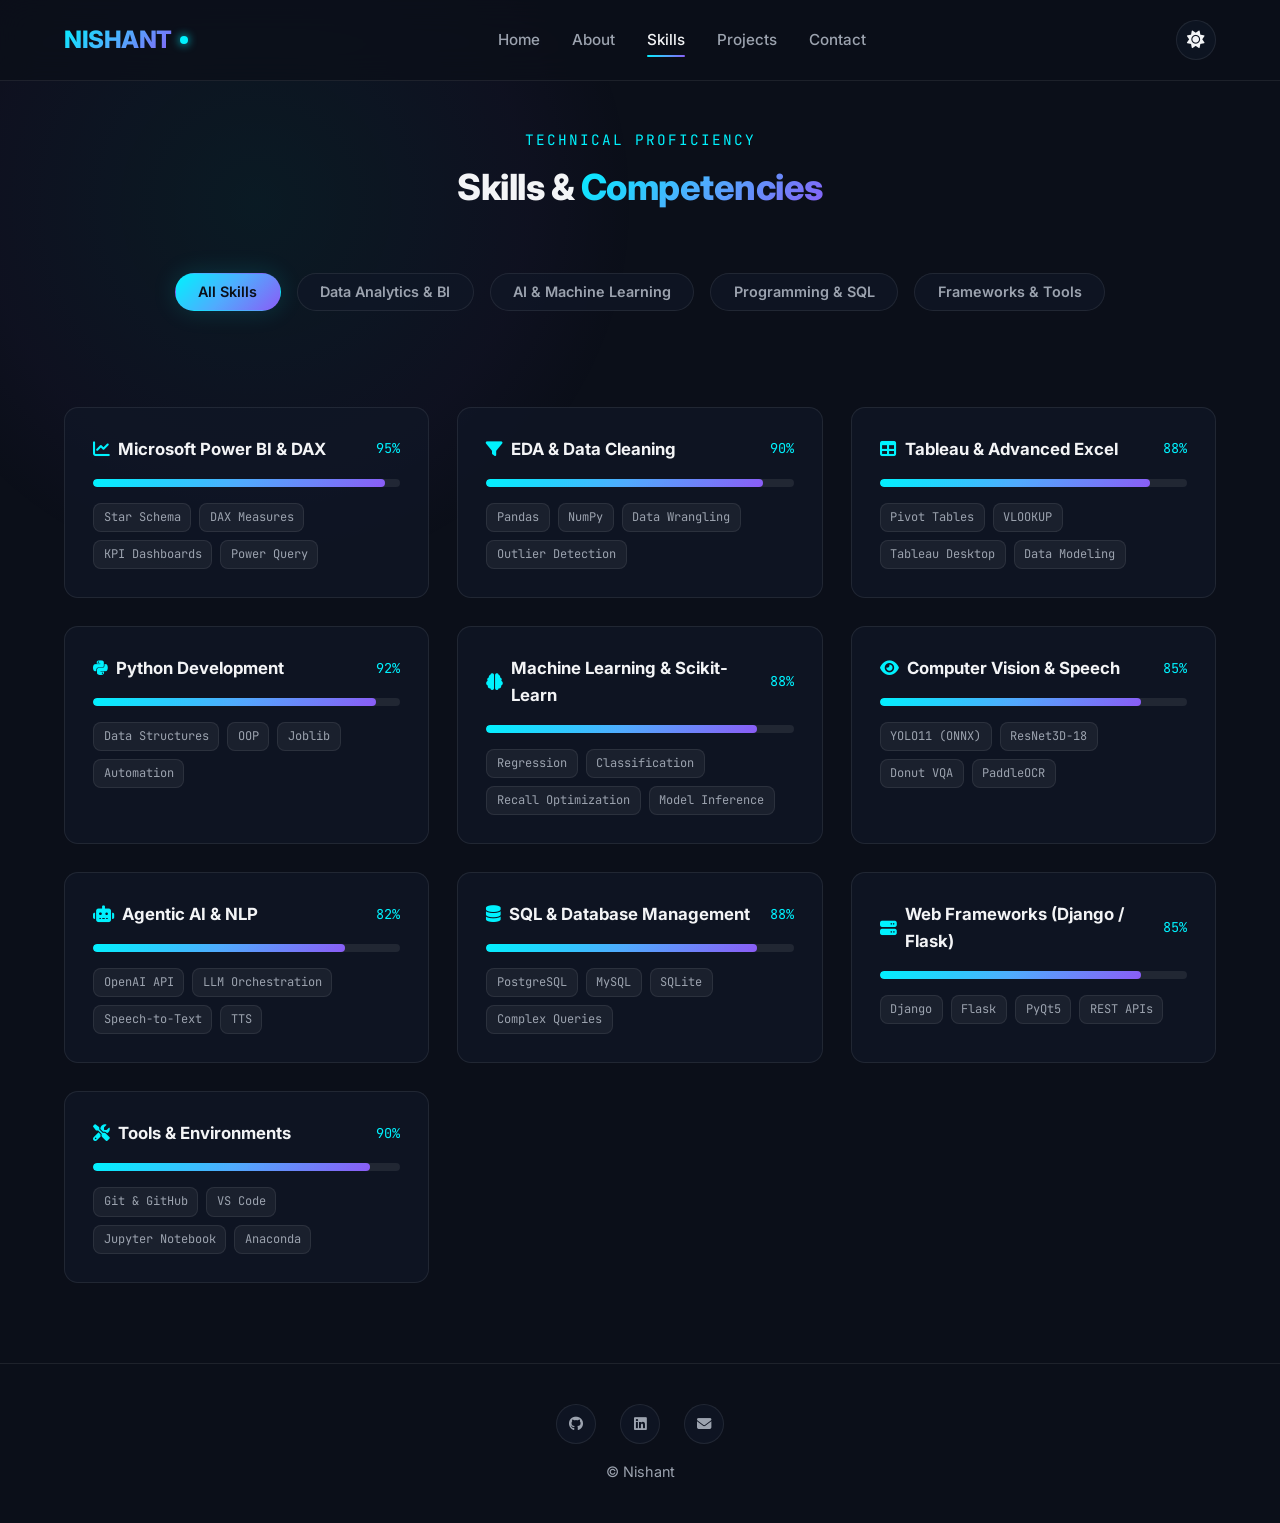
<file: skills.html>
<!DOCTYPE html>
<html lang="en" data-theme="dark">
<head>
    <meta charset="UTF-8">
    <meta name="viewport" content="width=device-width, initial-scale=1.0">
    <title>Technical Skills | Nishant</title>
    <meta name="description" content="Explore Nishant's technical skill set across Data Analytics, Power BI, Machine Learning, Computer Vision, SQL, and Web Frameworks.">
    <!-- FontAwesome Icons -->
    <link rel="stylesheet" href="https://cdnjs.cloudflare.com/ajax/libs/font-awesome/6.4.0/css/all.min.css">
    <!-- Custom CSS -->
    <link rel="stylesheet" href="css/style.css">
</head>
<body>

    <!-- Header / Navbar -->
    <nav class="navbar">
        <div class="container nav-container">
            <a href="index.html" class="logo">
                <span class="gradient-text">NISHANT</span>
                <span class="logo-dot"></span>
            </a>
            
            <ul class="nav-menu" id="nav-menu">
                <li><a href="index.html" class="nav-link">Home</a></li>
                <li><a href="about.html" class="nav-link">About</a></li>
                <li><a href="skills.html" class="nav-link active">Skills</a></li>
                <li><a href="projects.html" class="nav-link">Projects</a></li>
                <li><a href="contact.html" class="nav-link">Contact</a></li>
            </ul>

            <div class="nav-actions">
                <button class="theme-toggle-btn" id="theme-toggle" aria-label="Toggle Theme">
                    <i class="fas fa-sun"></i>
                </button>
                <button class="mobile-nav-toggle" id="mobile-nav-toggle" aria-label="Toggle Menu">
                    <i class="fas fa-bars"></i>
                </button>
            </div>
        </div>
    </nav>

    <!-- Page Header -->
    <section class="section" style="padding-top: 8rem; padding-bottom: 3rem;">
        <div class="container">
            <div class="section-header">
                <span class="section-subtitle">Technical Proficiency</span>
                <h2 class="section-title">Skills & <span class="gradient-text">Competencies</span></h2>
            </div>

            <!-- Skill Filter Tabs -->
            <div class="skill-tabs">
                <button class="tab-btn active" data-filter="all">All Skills</button>
                <button class="tab-btn" data-filter="analytics">Data Analytics & BI</button>
                <button class="tab-btn" data-filter="ai-ml">AI & Machine Learning</button>
                <button class="tab-btn" data-filter="languages">Programming & SQL</button>
                <button class="tab-btn" data-filter="tools">Frameworks & Tools</button>
            </div>
        </div>
    </section>

    <!-- Skills Grid Section -->
    <section class="section" style="padding-top: 0;">
        <div class="container">
            <div class="skills-grid">

                <!-- Skill 1 -->
                <div class="skill-card" data-category="analytics">
                    <div class="skill-header">
                        <span class="skill-name"><i class="fas fa-chart-line" style="color: var(--accent-cyan);"></i> Microsoft Power BI & DAX</span>
                        <span class="skill-level">95%</span>
                    </div>
                    <div class="progress-bar-bg">
                        <div class="progress-bar-fill" data-progress="95"></div>
                    </div>
                    <div class="badge-group">
                        <span class="tech-badge">Star Schema</span>
                        <span class="tech-badge">DAX Measures</span>
                        <span class="tech-badge">KPI Dashboards</span>
                        <span class="tech-badge">Power Query</span>
                    </div>
                </div>

                <!-- Skill 2 -->
                <div class="skill-card" data-category="analytics">
                    <div class="skill-header">
                        <span class="skill-name"><i class="fas fa-filter" style="color: var(--accent-cyan);"></i> EDA & Data Cleaning</span>
                        <span class="skill-level">90%</span>
                    </div>
                    <div class="progress-bar-bg">
                        <div class="progress-bar-fill" data-progress="90"></div>
                    </div>
                    <div class="badge-group">
                        <span class="tech-badge">Pandas</span>
                        <span class="tech-badge">NumPy</span>
                        <span class="tech-badge">Data Wrangling</span>
                        <span class="tech-badge">Outlier Detection</span>
                    </div>
                </div>

                <!-- Skill 3 -->
                <div class="skill-card" data-category="analytics">
                    <div class="skill-header">
                        <span class="skill-name"><i class="fas fa-table" style="color: var(--accent-cyan);"></i> Tableau & Advanced Excel</span>
                        <span class="skill-level">88%</span>
                    </div>
                    <div class="progress-bar-bg">
                        <div class="progress-bar-fill" data-progress="88"></div>
                    </div>
                    <div class="badge-group">
                        <span class="tech-badge">Pivot Tables</span>
                        <span class="tech-badge">VLOOKUP</span>
                        <span class="tech-badge">Tableau Desktop</span>
                        <span class="tech-badge">Data Modeling</span>
                    </div>
                </div>

                <!-- Skill 4 -->
                <div class="skill-card" data-category="languages">
                    <div class="skill-header">
                        <span class="skill-name"><i class="fab fa-python" style="color: var(--accent-cyan);"></i> Python Development</span>
                        <span class="skill-level">92%</span>
                    </div>
                    <div class="progress-bar-bg">
                        <div class="progress-bar-fill" data-progress="92"></div>
                    </div>
                    <div class="badge-group">
                        <span class="tech-badge">Data Structures</span>
                        <span class="tech-badge">OOP</span>
                        <span class="tech-badge">Joblib</span>
                        <span class="tech-badge">Automation</span>
                    </div>
                </div>

                <!-- Skill 5 -->
                <div class="skill-card" data-category="ai-ml">
                    <div class="skill-header">
                        <span class="skill-name"><i class="fas fa-brain" style="color: var(--accent-cyan);"></i> Machine Learning & Scikit-Learn</span>
                        <span class="skill-level">88%</span>
                    </div>
                    <div class="progress-bar-bg">
                        <div class="progress-bar-fill" data-progress="88"></div>
                    </div>
                    <div class="badge-group">
                        <span class="tech-badge">Regression</span>
                        <span class="tech-badge">Classification</span>
                        <span class="tech-badge">Recall Optimization</span>
                        <span class="tech-badge">Model Inference</span>
                    </div>
                </div>

                <!-- Skill 6 -->
                <div class="skill-card" data-category="ai-ml">
                    <div class="skill-header">
                        <span class="skill-name"><i class="fas fa-eye" style="color: var(--accent-cyan);"></i> Computer Vision & Speech</span>
                        <span class="skill-level">85%</span>
                    </div>
                    <div class="progress-bar-bg">
                        <div class="progress-bar-fill" data-progress="85"></div>
                    </div>
                    <div class="badge-group">
                        <span class="tech-badge">YOLO11 (ONNX)</span>
                        <span class="tech-badge">ResNet3D-18</span>
                        <span class="tech-badge">Donut VQA</span>
                        <span class="tech-badge">PaddleOCR</span>
                    </div>
                </div>

                <!-- Skill 7 -->
                <div class="skill-card" data-category="ai-ml">
                    <div class="skill-header">
                        <span class="skill-name"><i class="fas fa-robot" style="color: var(--accent-cyan);"></i> Agentic AI & NLP</span>
                        <span class="skill-level">82%</span>
                    </div>
                    <div class="progress-bar-bg">
                        <div class="progress-bar-fill" data-progress="82"></div>
                    </div>
                    <div class="badge-group">
                        <span class="tech-badge">OpenAI API</span>
                        <span class="tech-badge">LLM Orchestration</span>
                        <span class="tech-badge">Speech-to-Text</span>
                        <span class="tech-badge">TTS</span>
                    </div>
                </div>

                <!-- Skill 8 -->
                <div class="skill-card" data-category="languages">
                    <div class="skill-header">
                        <span class="skill-name"><i class="fas fa-database" style="color: var(--accent-cyan);"></i> SQL & Database Management</span>
                        <span class="skill-level">88%</span>
                    </div>
                    <div class="progress-bar-bg">
                        <div class="progress-bar-fill" data-progress="88"></div>
                    </div>
                    <div class="badge-group">
                        <span class="tech-badge">PostgreSQL</span>
                        <span class="tech-badge">MySQL</span>
                        <span class="tech-badge">SQLite</span>
                        <span class="tech-badge">Complex Queries</span>
                    </div>
                </div>

                <!-- Skill 9 -->
                <div class="skill-card" data-category="tools">
                    <div class="skill-header">
                        <span class="skill-name"><i class="fas fa-server" style="color: var(--accent-cyan);"></i> Web Frameworks (Django / Flask)</span>
                        <span class="skill-level">85%</span>
                    </div>
                    <div class="progress-bar-bg">
                        <div class="progress-bar-fill" data-progress="85"></div>
                    </div>
                    <div class="badge-group">
                        <span class="tech-badge">Django</span>
                        <span class="tech-badge">Flask</span>
                        <span class="tech-badge">PyQt5</span>
                        <span class="tech-badge">REST APIs</span>
                    </div>
                </div>

                <!-- Skill 10 -->
                <div class="skill-card" data-category="tools">
                    <div class="skill-header">
                        <span class="skill-name"><i class="fas fa-tools" style="color: var(--accent-cyan);"></i> Tools & Environments</span>
                        <span class="skill-level">90%</span>
                    </div>
                    <div class="progress-bar-bg">
                        <div class="progress-bar-fill" data-progress="90"></div>
                    </div>
                    <div class="badge-group">
                        <span class="tech-badge">Git & GitHub</span>
                        <span class="tech-badge">VS Code</span>
                        <span class="tech-badge">Jupyter Notebook</span>
                        <span class="tech-badge">Anaconda</span>
                    </div>
                </div>

            </div>
        </div>
    </section>

    <!-- Footer -->
    <footer class="footer">
        <div class="container">
            <div class="footer-socials">
                <a href="https://github.com/Nishant0179" target="_blank" class="social-link" title="GitHub"><i class="fab fa-github"></i></a>
                <a href="https://linkedin.com/in/nishant179" target="_blank" class="social-link" title="LinkedIn"><i class="fab fa-linkedin"></i></a>
                <a href="mailto:nishantvk44@gmail.com" class="social-link" title="Email"><i class="fas fa-envelope"></i></a>
            </div>
            <p>&copy; Nishant</p>
        </div>
    </footer>

    <!-- Main JavaScript -->
    <script src="js/main.js"></script>
</body>
</html>
</file>
<file: css/style.css>
/* ==========================================================================
   NISHANT PORTFOLIO WEBSITE - STYLESHEET
   Theme: Modern Glassmorphic Cyber Theme (Dark & Light Mode Support)
   ========================================================================== */

@import url('https://fonts.googleapis.com/css2?family=Inter:wght@300;400;500;600;700;800&family=JetBrains+Mono:wght@400;500;700&display=swap');

/* --- Root CSS Variables --- */
:root {
    --bg-primary: #0b0f19;
    --bg-secondary: #111827;
    --bg-card: rgba(17, 24, 39, 0.7);
    --bg-card-hover: rgba(31, 41, 55, 0.8);
    --border-color: rgba(255, 255, 255, 0.08);
    --border-glow: rgba(0, 242, 254, 0.3);
    
    --text-main: #f3f4f6;
    --text-muted: #9ca3af;
    --text-dim: #6b7280;
    
    --accent-cyan: #00f2fe;
    --accent-blue: #4facfe;
    --accent-purple: #8b5cf6;
    --accent-indigo: #6366f1;
    --accent-green: #10b981;
    
    --gradient-accent: linear-gradient(135deg, #00f2fe 0%, #4facfe 50%, #8b5cf6 100%);
    --gradient-card: linear-gradient(145deg, rgba(255, 255, 255, 0.05) 0%, rgba(255, 255, 255, 0.01) 100%);
    
    --shadow-glow: 0 0 25px rgba(0, 242, 254, 0.15);
    --shadow-card: 0 10px 30px -10px rgba(0, 0, 0, 0.5);
    
    --font-sans: 'Inter', -apple-system, BlinkMacSystemFont, sans-serif;
    --font-mono: 'JetBrains Mono', monospace;
    
    --radius-sm: 8px;
    --radius-md: 14px;
    --radius-lg: 20px;
    --radius-full: 9999px;
    
    --transition: all 0.3s cubic-bezier(0.4, 0, 0.2, 1);
}

/* Light Theme Overrides */
[data-theme="light"] {
    --bg-primary: #f8fafc;
    --bg-secondary: #ffffff;
    --bg-card: rgba(255, 255, 255, 0.85);
    --bg-card-hover: rgba(241, 245, 249, 0.95);
    --border-color: rgba(0, 0, 0, 0.08);
    --border-glow: rgba(79, 172, 254, 0.4);
    
    --text-main: #0f172a;
    --text-muted: #475569;
    --text-dim: #94a3b8;
    
    --shadow-glow: 0 0 25px rgba(79, 172, 254, 0.2);
    --shadow-card: 0 10px 30px -10px rgba(0, 0, 0, 0.08);
}

/* --- Base Reset & Setup --- */
*, *::before, *::after {
    box-sizing: border-box;
    margin: 0;
    padding: 0;
}

html {
    scroll-behavior: smooth;
    font-size: 16px;
}

body {
    font-family: var(--font-sans);
    background-color: var(--bg-primary);
    color: var(--text-main);
    line-height: 1.6;
    overflow-x: hidden;
    min-height: 100vh;
    display: flex;
    flex-direction: column;
    transition: background-color 0.4s ease, color 0.4s ease;
}

/* Subtle background glow effect */
body::before {
    content: '';
    position: fixed;
    top: -20%;
    left: -10%;
    width: 60vw;
    height: 60vw;
    background: radial-gradient(circle, rgba(0, 242, 254, 0.05) 0%, rgba(139, 92, 246, 0.03) 50%, transparent 70%);
    pointer-events: none;
    z-index: 0;
}

a {
    color: inherit;
    text-decoration: none;
    transition: var(--transition);
}

ul {
    list-style: none;
}

button {
    font-family: inherit;
    cursor: pointer;
    border: none;
    background: none;
}

/* --- Container & Utilities --- */
.container {
    width: 100%;
    max-width: 1200px;
    margin: 0 auto;
    padding: 0 1.5rem;
    position: relative;
    z-index: 1;
}

.section {
    padding: 5rem 0;
}

.gradient-text {
    background: var(--gradient-accent);
    -webkit-background-clip: text;
    -webkit-text-fill-color: transparent;
    display: inline-block;
}

.section-header {
    text-align: center;
    margin-bottom: 3.5rem;
}

.section-subtitle {
    font-family: var(--font-mono);
    color: var(--accent-cyan);
    font-size: 0.9rem;
    letter-spacing: 2px;
    text-transform: uppercase;
    margin-bottom: 0.5rem;
    display: block;
}

.section-title {
    font-size: 2.25rem;
    font-weight: 800;
    letter-spacing: -0.5px;
}

/* --- Navigation Bar --- */
.navbar {
    position: fixed;
    top: 0;
    left: 0;
    width: 100%;
    z-index: 1000;
    padding: 1.25rem 0;
    transition: var(--transition);
    backdrop-filter: blur(16px);
    -webkit-backdrop-filter: blur(16px);
    background: rgba(11, 15, 25, 0.75);
    border-bottom: 1px solid var(--border-color);
}

[data-theme="light"] .navbar {
    background: rgba(248, 250, 252, 0.85);
}

.navbar .nav-container {
    display: flex;
    justify-content: space-between;
    align-items: center;
}

.logo {
    font-size: 1.5rem;
    font-weight: 800;
    letter-spacing: -0.5px;
    display: flex;
    align-items: center;
    gap: 0.5rem;
}

.logo-dot {
    width: 8px;
    height: 8px;
    background: var(--accent-cyan);
    border-radius: 50%;
    box-shadow: 0 0 10px var(--accent-cyan);
}

.nav-menu {
    display: flex;
    align-items: center;
    gap: 2rem;
}

.nav-link {
    font-size: 0.95rem;
    font-weight: 500;
    color: var(--text-muted);
    position: relative;
    padding: 0.25rem 0;
}

.nav-link:hover, .nav-link.active {
    color: var(--text-main);
}

.nav-link.active::after {
    content: '';
    position: absolute;
    bottom: -4px;
    left: 0;
    width: 100%;
    height: 2px;
    background: var(--gradient-accent);
    border-radius: var(--radius-full);
}

.nav-actions {
    display: flex;
    align-items: center;
    gap: 1rem;
}

.theme-toggle-btn {
    width: 40px;
    height: 40px;
    border-radius: var(--radius-full);
    border: 1px solid var(--border-color);
    background: var(--bg-card);
    color: var(--text-main);
    display: flex;
    align-items: center;
    justify-content: center;
    transition: var(--transition);
    font-size: 1.1rem;
}

.theme-toggle-btn:hover {
    border-color: var(--accent-cyan);
    transform: rotate(15deg);
}

.mobile-nav-toggle {
    display: none;
    font-size: 1.4rem;
    color: var(--text-main);
}

/* --- Hero Section --- */
.hero-section {
    padding: 9rem 0 5rem;
    min-height: 90vh;
    display: flex;
    align-items: center;
}

.hero-grid {
    display: grid;
    grid-template-columns: 1.2fr 0.8fr;
    gap: 3rem;
    align-items: center;
}

.hero-badge {
    display: inline-flex;
    align-items: center;
    gap: 0.5rem;
    padding: 0.4rem 1rem;
    border-radius: var(--radius-full);
    background: rgba(0, 242, 254, 0.08);
    border: 1px solid rgba(0, 242, 254, 0.2);
    color: var(--accent-cyan);
    font-size: 0.85rem;
    font-weight: 600;
    font-family: var(--font-mono);
    margin-bottom: 1.25rem;
}

.status-dot {
    width: 8px;
    height: 8px;
    background: var(--accent-green);
    border-radius: 50%;
    animation: pulse 2s infinite;
}

@keyframes pulse {
    0% { transform: scale(0.95); box-shadow: 0 0 0 0 rgba(16, 185, 129, 0.7); }
    70% { transform: scale(1); box-shadow: 0 0 0 8px rgba(16, 185, 129, 0); }
    100% { transform: scale(0.95); box-shadow: 0 0 0 0 rgba(16, 185, 129, 0); }
}

.hero-title {
    font-size: 3.5rem;
    font-weight: 800;
    line-height: 1.1;
    letter-spacing: -1.5px;
    margin-bottom: 1rem;
}

.typing-container {
    font-size: 1.5rem;
    font-weight: 600;
    color: var(--text-muted);
    min-height: 2.2rem;
    margin-bottom: 1.5rem;
}

.typing-text {
    color: var(--accent-cyan);
    font-family: var(--font-mono);
}

.hero-description {
    font-size: 1.1rem;
    color: var(--text-muted);
    margin-bottom: 2rem;
    max-width: 600px;
}

.hero-buttons {
    display: flex;
    flex-wrap: wrap;
    gap: 1rem;
    margin-bottom: 2.5rem;
}

/* Button Variants */
.btn {
    display: inline-flex;
    align-items: center;
    justify-content: center;
    gap: 0.5rem;
    padding: 0.8rem 1.75rem;
    border-radius: var(--radius-md);
    font-weight: 600;
    font-size: 0.95rem;
    transition: var(--transition);
}

.btn-primary {
    background: var(--gradient-accent);
    color: #0b0f19;
    box-shadow: var(--shadow-glow);
    border: none;
}

.btn-primary:hover {
    transform: translateY(-3px);
    box-shadow: 0 8px 25px rgba(0, 242, 254, 0.4);
}

.btn-secondary {
    background: var(--bg-card);
    border: 1px solid var(--border-color);
    color: var(--text-main);
    backdrop-filter: blur(8px);
}

.btn-secondary:hover {
    border-color: var(--accent-cyan);
    color: var(--accent-cyan);
    transform: translateY(-3px);
}

/* Avatar Frame Image Visual */
.avatar-container {
    position: relative;
    border-radius: var(--radius-lg);
    overflow: hidden;
    border: 1px solid var(--border-glow);
    box-shadow: var(--shadow-glow);
    background: var(--bg-card);
    transition: var(--transition);
}

.avatar-container:hover {
    transform: translateY(-5px);
    border-color: var(--accent-cyan);
}

.avatar-img {
    width: 100%;
    height: auto;
    max-height: 480px;
    object-fit: cover;
    display: block;
    border-radius: var(--radius-lg);
}

.avatar-badge {
    position: absolute;
    bottom: 1.25rem;
    left: 1.25rem;
    right: 1.25rem;
    background: rgba(11, 15, 25, 0.85);
    backdrop-filter: blur(12px);
    border: 1px solid var(--border-color);
    padding: 0.8rem 1.25rem;
    border-radius: var(--radius-md);
    display: flex;
    align-items: center;
    justify-content: space-between;
}

/* Stats Grid */
.stats-grid {
    display: grid;
    grid-template-columns: repeat(4, 1fr);
    gap: 1.5rem;
    margin-top: 2rem;
}

.stat-card {
    background: var(--bg-card);
    border: 1px solid var(--border-color);
    padding: 1.5rem;
    border-radius: var(--radius-md);
    text-align: center;
    backdrop-filter: blur(8px);
    transition: var(--transition);
}

.stat-card:hover {
    border-color: var(--border-glow);
    transform: translateY(-4px);
    box-shadow: var(--shadow-glow);
}

.stat-number {
    font-size: 2.25rem;
    font-weight: 800;
    color: var(--accent-cyan);
    font-family: var(--font-mono);
    margin-bottom: 0.25rem;
}

.stat-label {
    font-size: 0.85rem;
    color: var(--text-muted);
    font-weight: 500;
}

/* --- Cards Common --- */
.card {
    background: var(--bg-card);
    border: 1px solid var(--border-color);
    border-radius: var(--radius-lg);
    padding: 2rem;
    backdrop-filter: blur(12px);
    transition: var(--transition);
}

.card:hover {
    border-color: var(--border-glow);
    box-shadow: var(--shadow-glow);
}

/* --- Experience & Education Timeline --- */
.timeline {
    position: relative;
    max-width: 850px;
    margin: 0 auto;
}

.timeline::before {
    content: '';
    position: absolute;
    top: 0;
    bottom: 0;
    left: 20px;
    width: 2px;
    background: var(--border-color);
}

.timeline-item {
    position: relative;
    padding-left: 3.5rem;
    margin-bottom: 2.5rem;
}

.timeline-dot {
    position: absolute;
    left: 11px;
    top: 6px;
    width: 20px;
    height: 20px;
    border-radius: 50%;
    background: var(--bg-primary);
    border: 3px solid var(--accent-cyan);
    box-shadow: 0 0 10px var(--accent-cyan);
}

.timeline-date {
    display: inline-block;
    font-family: var(--font-mono);
    font-size: 0.8rem;
    color: var(--accent-cyan);
    background: rgba(0, 242, 254, 0.1);
    padding: 0.2rem 0.6rem;
    border-radius: var(--radius-full);
    margin-bottom: 0.5rem;
}

.timeline-title {
    font-size: 1.25rem;
    font-weight: 700;
    margin-bottom: 0.25rem;
}

.timeline-subtitle {
    font-size: 0.95rem;
    color: var(--accent-blue);
    margin-bottom: 1rem;
    font-weight: 600;
}

.timeline-list {
    list-style: disc;
    padding-left: 1.25rem;
    color: var(--text-muted);
    font-size: 0.95rem;
}

.timeline-list li {
    margin-bottom: 0.4rem;
}

/* --- Skills Matrix Page --- */
.skill-tabs {
    display: flex;
    justify-content: center;
    gap: 1rem;
    margin-bottom: 3rem;
    flex-wrap: wrap;
}

.tab-btn {
    padding: 0.6rem 1.4rem;
    border-radius: var(--radius-full);
    background: var(--bg-card);
    border: 1px solid var(--border-color);
    color: var(--text-muted);
    font-weight: 600;
    font-size: 0.9rem;
    transition: var(--transition);
}

.tab-btn:hover, .tab-btn.active {
    background: var(--gradient-accent);
    color: #0b0f19;
    border-color: transparent;
    box-shadow: var(--shadow-glow);
}

.skills-grid {
    display: grid;
    grid-template-columns: repeat(auto-fit, minmax(280px, 1fr));
    gap: 1.75rem;
}

.skill-card {
    background: var(--bg-card);
    border: 1px solid var(--border-color);
    padding: 1.75rem;
    border-radius: var(--radius-md);
    transition: var(--transition);
}

.skill-card:hover {
    border-color: var(--border-glow);
    transform: translateY(-4px);
}

.skill-header {
    display: flex;
    justify-content: space-between;
    align-items: center;
    margin-bottom: 1rem;
}

.skill-name {
    font-size: 1.05rem;
    font-weight: 700;
    display: flex;
    align-items: center;
    gap: 0.5rem;
}

.skill-level {
    font-family: var(--font-mono);
    font-size: 0.85rem;
    color: var(--accent-cyan);
}

.progress-bar-bg {
    width: 100%;
    height: 8px;
    background: rgba(255, 255, 255, 0.08);
    border-radius: var(--radius-full);
    overflow: hidden;
}

.progress-bar-fill {
    height: 100%;
    background: var(--gradient-accent);
    border-radius: var(--radius-full);
    width: 0%;
    transition: width 1s ease-in-out;
}

/* Tech Badges */
.badge-group {
    display: flex;
    flex-wrap: wrap;
    gap: 0.5rem;
    margin-top: 1rem;
}

.tech-badge {
    font-size: 0.75rem;
    font-family: var(--font-mono);
    padding: 0.25rem 0.6rem;
    border-radius: var(--radius-sm);
    background: rgba(255, 255, 255, 0.05);
    border: 1px solid var(--border-color);
    color: var(--text-muted);
}

/* --- Projects Showcase --- */
.project-filters {
    display: flex;
    justify-content: center;
    gap: 0.75rem;
    margin-bottom: 3rem;
    flex-wrap: wrap;
}

.filter-btn {
    padding: 0.5rem 1.25rem;
    border-radius: var(--radius-full);
    background: var(--bg-card);
    border: 1px solid var(--border-color);
    color: var(--text-muted);
    font-size: 0.85rem;
    font-weight: 500;
    transition: var(--transition);
}

.filter-btn:hover, .filter-btn.active {
    background: var(--accent-indigo);
    color: #ffffff;
    border-color: var(--accent-indigo);
}

.projects-grid {
    display: grid;
    grid-template-columns: repeat(auto-fill, minmax(340px, 1fr));
    gap: 2rem;
}

.project-card {
    background: var(--bg-card);
    border: 1px solid var(--border-color);
    border-radius: var(--radius-lg);
    overflow: hidden;
    display: flex;
    flex-direction: column;
    transition: var(--transition);
}

.project-card:hover {
    border-color: var(--border-glow);
    transform: translateY(-6px);
    box-shadow: var(--shadow-card);
}

.project-banner {
    height: 200px;
    position: relative;
    overflow: hidden;
    border-bottom: 1px solid var(--border-color);
}

.project-banner-img {
    width: 100%;
    height: 100%;
    object-fit: cover;
    transition: var(--transition);
}

.project-card:hover .project-banner-img {
    transform: scale(1.06);
}

.project-category-tag {
    position: absolute;
    top: 1rem;
    right: 1rem;
    font-family: var(--font-mono);
    font-size: 0.75rem;
    padding: 0.25rem 0.7rem;
    background: rgba(11, 15, 25, 0.85);
    backdrop-filter: blur(8px);
    border: 1px solid var(--border-color);
    border-radius: var(--radius-sm);
    color: var(--accent-cyan);
    z-index: 2;
}

.project-content {
    padding: 1.75rem;
    display: flex;
    flex-direction: column;
    flex-grow: 1;
}

.project-title {
    font-size: 1.25rem;
    font-weight: 700;
    margin-bottom: 0.5rem;
    color: var(--text-main);
}

.project-desc {
    color: var(--text-muted);
    font-size: 0.9rem;
    margin-bottom: 1.25rem;
    flex-grow: 1;
}

.project-tags {
    display: flex;
    flex-wrap: wrap;
    gap: 0.4rem;
    margin-bottom: 1.5rem;
}

.project-actions {
    display: flex;
    gap: 0.75rem;
    margin-top: auto;
}

.project-btn {
    flex: 1;
    padding: 0.5rem;
    text-align: center;
    font-size: 0.85rem;
    border-radius: var(--radius-sm);
}

/* Modal Popup */
.modal {
    position: fixed;
    top: 0;
    left: 0;
    width: 100%;
    height: 100%;
    background: rgba(0, 0, 0, 0.85);
    backdrop-filter: blur(8px);
    z-index: 2000;
    display: flex;
    align-items: center;
    justify-content: center;
    opacity: 0;
    pointer-events: none;
    transition: var(--transition);
    padding: 1rem;
}

.modal.active {
    opacity: 1;
    pointer-events: auto;
}

.modal-content {
    background: var(--bg-secondary);
    border: 1px solid var(--border-color);
    border-radius: var(--radius-lg);
    width: 100%;
    max-width: 720px;
    max-height: 90vh;
    overflow-y: auto;
    padding: 2rem;
    position: relative;
    transform: translateY(20px);
    transition: var(--transition);
    box-shadow: var(--shadow-card);
}

.modal.active .modal-content {
    transform: translateY(0);
}

.modal-close {
    position: absolute;
    top: 1.25rem;
    right: 1.25rem;
    font-size: 1.5rem;
    color: var(--text-muted);
    transition: var(--transition);
    z-index: 10;
    background: rgba(0, 0, 0, 0.5);
    width: 36px;
    height: 36px;
    border-radius: 50%;
    display: flex;
    align-items: center;
    justify-content: center;
}

.modal-close:hover {
    color: var(--text-main);
    background: rgba(255, 255, 255, 0.2);
}

.modal-banner-img {
    width: 100%;
    max-height: 280px;
    object-fit: cover;
    border-radius: var(--radius-md);
    margin-bottom: 1.5rem;
    border: 1px solid var(--border-color);
}

/* --- Contact Page --- */
.contact-grid {
    display: grid;
    grid-template-columns: 1fr 1.2fr;
    gap: 3rem;
}

.contact-info-card {
    display: flex;
    flex-direction: column;
    gap: 1.5rem;
}

.info-item {
    display: flex;
    align-items: flex-start;
    gap: 1rem;
    padding: 1.25rem;
    background: var(--bg-card);
    border: 1px solid var(--border-color);
    border-radius: var(--radius-md);
    transition: var(--transition);
}

.info-item:hover {
    border-color: var(--accent-cyan);
}

.info-icon {
    width: 44px;
    height: 44px;
    border-radius: var(--radius-md);
    background: rgba(0, 242, 254, 0.1);
    color: var(--accent-cyan);
    display: flex;
    align-items: center;
    justify-content: center;
    font-size: 1.2rem;
    flex-shrink: 0;
}

.info-details label {
    font-size: 0.8rem;
    color: var(--text-dim);
    display: block;
    text-transform: uppercase;
    font-family: var(--font-mono);
}

.info-details span, .info-details a {
    font-size: 1rem;
    font-weight: 600;
    color: var(--text-main);
}

.copy-btn {
    margin-left: auto;
    font-size: 0.8rem;
    padding: 0.3rem 0.6rem;
    border: 1px solid var(--border-color);
    border-radius: var(--radius-sm);
    color: var(--text-muted);
}

.copy-btn:hover {
    border-color: var(--accent-cyan);
    color: var(--accent-cyan);
}

/* Contact Form */
.contact-form {
    background: var(--bg-card);
    border: 1px solid var(--border-color);
    padding: 2.5rem;
    border-radius: var(--radius-lg);
    display: flex;
    flex-direction: column;
    gap: 1.5rem;
}

.form-group {
    display: flex;
    flex-direction: column;
    gap: 0.5rem;
}

.form-group label {
    font-size: 0.85rem;
    font-weight: 600;
    color: var(--text-muted);
}

.form-control {
    background: rgba(0, 0, 0, 0.2);
    border: 1px solid var(--border-color);
    padding: 0.8rem 1rem;
    border-radius: var(--radius-md);
    color: var(--text-main);
    font-family: inherit;
    font-size: 0.95rem;
    transition: var(--transition);
}

[data-theme="light"] .form-control {
    background: #ffffff;
}

.form-control:focus {
    outline: none;
    border-color: var(--accent-cyan);
    box-shadow: 0 0 12px rgba(0, 242, 254, 0.2);
}

textarea.form-control {
    resize: vertical;
    min-height: 120px;
}

/* --- Footer --- */
.footer {
    margin-top: auto;
    border-top: 1px solid var(--border-color);
    padding: 2.5rem 0;
    text-align: center;
    color: var(--text-muted);
    font-size: 0.9rem;
}

.footer-socials {
    display: flex;
    justify-content: center;
    gap: 1.5rem;
    margin-bottom: 1rem;
}

.social-link {
    width: 40px;
    height: 40px;
    border-radius: 50%;
    background: var(--bg-card);
    border: 1px solid var(--border-color);
    display: flex;
    align-items: center;
    justify-content: center;
    color: var(--text-muted);
    transition: var(--transition);
}

.social-link:hover {
    color: var(--accent-cyan);
    border-color: var(--accent-cyan);
    transform: translateY(-3px);
}

/* --- Responsive Media Queries --- */
@media (max-width: 992px) {
    .hero-grid {
        grid-template-columns: 1fr;
    }
    
    .contact-grid {
        grid-template-columns: 1fr;
    }
    
    .stats-grid {
        grid-template-columns: repeat(2, 1fr);
    }
}

@media (max-width: 768px) {
    .nav-menu {
        position: fixed;
        top: 70px;
        left: -100%;
        width: 100%;
        height: calc(100vh - 70px);
        background: var(--bg-primary);
        flex-direction: column;
        justify-content: center;
        transition: var(--transition);
        padding: 2rem;
    }
    
    .nav-menu.active {
        left: 0;
    }
    
    .mobile-nav-toggle {
        display: block;
    }
    
    .hero-title {
        font-size: 2.5rem;
    }
    
    .section-title {
        font-size: 1.8rem;
    }
}
</file>
